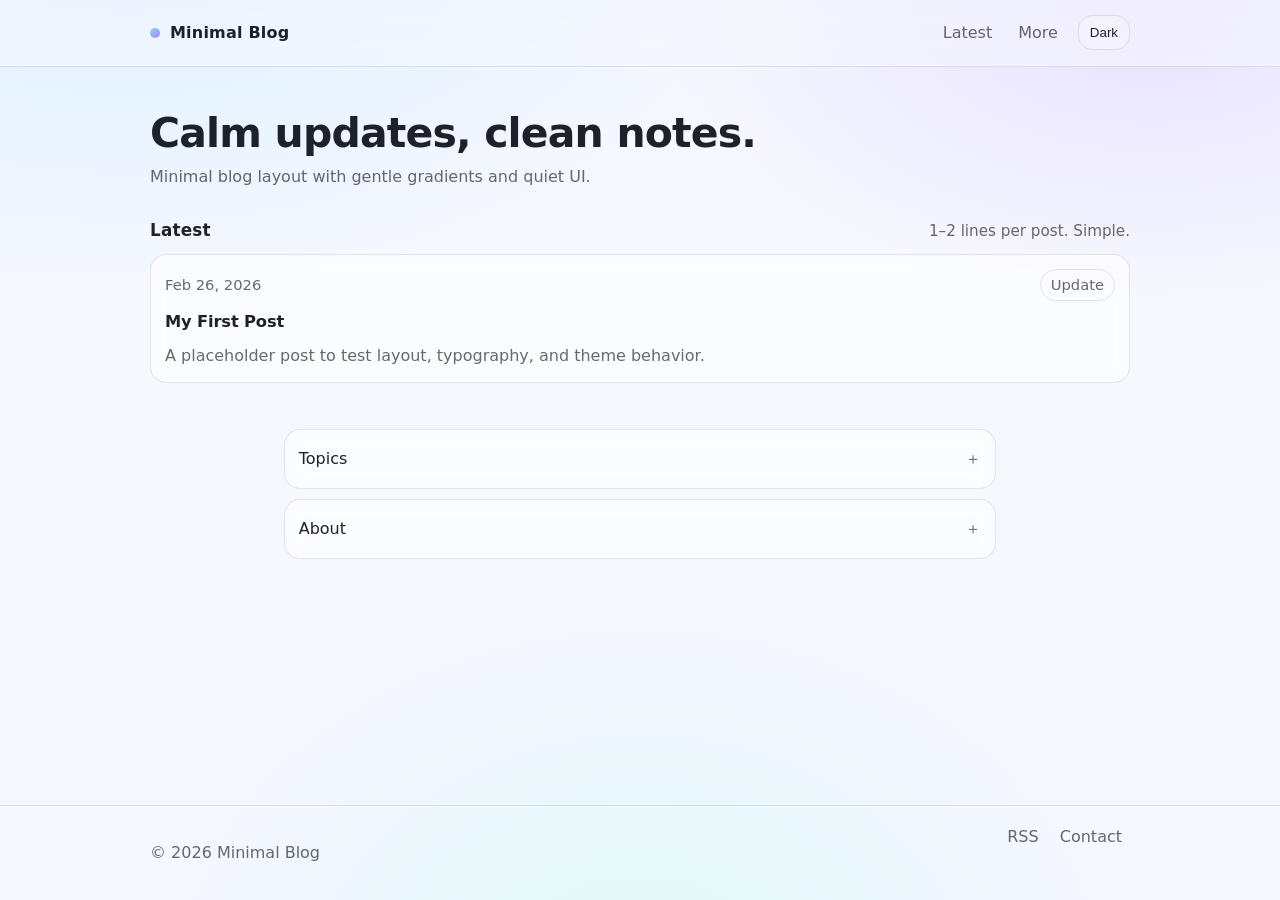
<file: index.html>
<!doctype html>
<html lang="en">
<head>
  <meta charset="UTF-8" />
  <meta name="viewport" content="width=device-width,initial-scale=1" />
  <meta name="description" content="A minimal blog-style website." />
  <title>My Minimal Blog</title>
  <link rel="stylesheet" href="style.css" />
</head>

<body>
  <a class="skip-link" href="#main">Skip to content</a>

  <header class="site-header">
    <div class="container header-inner">
      <a class="brand-link" href="index.html" aria-label="Home">
        <span class="brand-mark" aria-hidden="true"></span>
        <span class="brand-name">Minimal Blog</span>
      </a>

      <!-- Minimal nav: visible on desktop, collapses on mobile -->
      <nav class="site-nav" aria-label="Primary">
        <a href="#latest">Latest</a>
        <a href="#more">More</a>
      </nav>

      <div class="header-actions">
        <button id="themeToggle" class="btn btn-ghost" type="button" aria-pressed="false">
          Theme
        </button>
      </div>
    </div>
  </header>

  <main id="main" class="site-main">
    <section class="hero">
      <div class="container hero-inner minimal">
        <h1 class="hero-title">Calm updates, clean notes.</h1>
        <p class="hero-subtitle">Minimal blog layout with gentle gradients and quiet UI.</p>
      </div>
    </section>

    <section id="latest" class="section">
      <div class="container section-head minimal">
        <h2 class="section-title">Latest</h2>
        <p class="section-subtitle">1–2 lines per post. Simple.</p>
      </div>

      <div class="container">
        <div class="post-grid minimal">
          <article class="card minimal">
            <a class="card-link" href="posts/first-post.html">
              <div class="card-meta">
                <time datetime="2026-02-26">Feb 26, 2026</time>
                <span class="tag">Update</span>
              </div>
              <h3 class="card-title">My First Post</h3>
              <p class="card-excerpt">
                A placeholder post to test layout, typography, and theme behavior.
              </p>
            </a>
          </article>
        </div>
      </div>
    </section>

    <!-- Collapsible "More" area: minimal clutter by default -->
    <section id="more" class="section">
      <div class="container narrow">
        <details class="fold">
          <summary>Topics</summary>
          <div class="fold-body">
            <div class="topic-grid minimal">
              <a class="chip minimal" href="#">Plants</a>
              <a class="chip minimal" href="#">Aquarium</a>
              <a class="chip minimal" href="#">Care</a>
              <a class="chip minimal" href="#">Projects</a>
              <a class="chip minimal" href="#">Learning</a>
            </div>
          </div>
        </details>

        <details class="fold">
          <summary>About</summary>
          <div class="fold-body">
            <p class="muted">
              A minimal boilerplate: one homepage + simple post pages in a <code>posts</code> folder.
            </p>
          </div>
        </details>
      </div>
    </section>
  </main>

  <footer class="site-footer">
    <div class="container footer-inner minimal">
      <p>© <span id="year"></span> Minimal Blog</p>
      <div class="footer-links">
        <a href="#">RSS</a>
        <a href="#">Contact</a>
      </div>
    </div>
  </footer>

  <script src="script.js"></script>
  <script src="darkmode.js"></script>
</body>
</html>
</file>
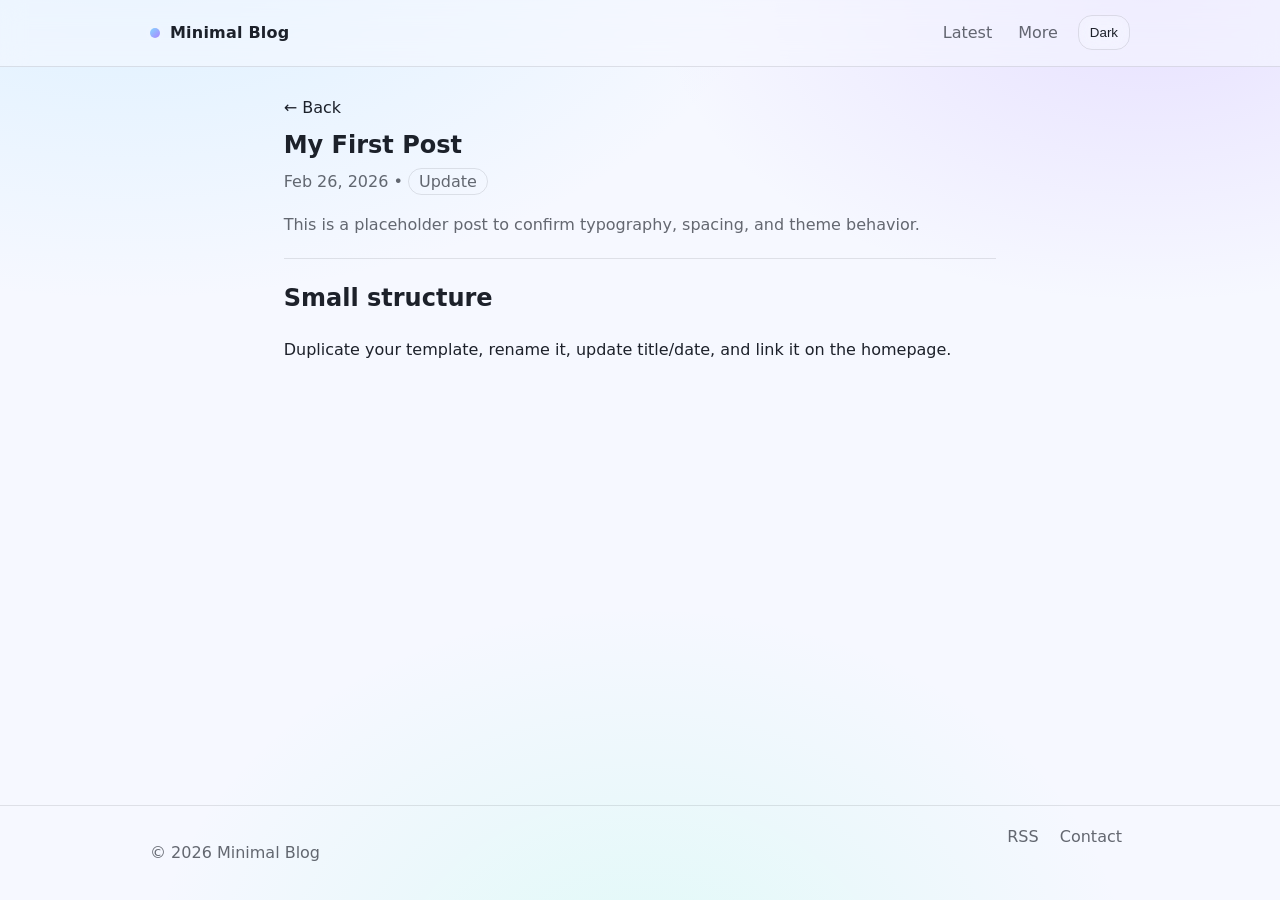
<file: posts/first-post.html>
<!doctype html>
<html lang="en">
<head>
  <meta charset="UTF-8" />
  <meta name="viewport" content="width=device-width,initial-scale=1" />
  <meta name="description" content="A placeholder post." />
  <title>My First Post • Minimal Blog</title>
  <link rel="stylesheet" href="../style.css" />
</head>

<body>
  <a class="skip-link" href="#main">Skip to content</a>

  <header class="site-header">
    <div class="container header-inner">
      <a class="brand-link" href="../index.html" aria-label="Home">
        <span class="brand-mark" aria-hidden="true"></span>
        <span class="brand-name">Minimal Blog</span>
      </a>

      <nav class="site-nav" aria-label="Primary">
        <a href="../index.html#latest">Latest</a>
        <a href="../index.html#more">More</a>
      </nav>

      <div class="header-actions">
        <button id="themeToggle" class="btn btn-ghost" type="button" aria-pressed="false">
          Theme
        </button>
      </div>
    </div>
  </header>

  <main id="main" class="site-main">
    <article class="container narrow" style="padding: 28px 0 42px;">
      <p style="margin: 0 0 12px;">
        <a class="muted-link" href="../index.html#latest">← Back</a>
      </p>

      <h1 style="margin: 0 0 10px; line-height: 1.1;">My First Post</h1>

      <p style="margin: 0 0 18px; color: var(--muted);">
        <time datetime="2026-02-26">Feb 26, 2026</time> • <span class="tag">Update</span>
      </p>

      <p style="margin: 0 0 14px; color: var(--muted);">
        This is a placeholder post to confirm typography, spacing, and theme behavior.
      </p>

      <hr style="border: none; border-top: 1px solid var(--border); margin: 20px 0;" />

      <h2>Small structure</h2>
      <p>
        Duplicate your template, rename it, update title/date, and link it on the homepage.
      </p>
    </article>
  </main>

  <footer class="site-footer">
    <div class="container footer-inner minimal">
      <p>© <span id="year"></span> Minimal Blog</p>
      <div class="footer-links">
        <a href="#">RSS</a>
        <a href="#">Contact</a>
      </div>
    </div>
  </footer>

  <script src="../script.js"></script>
  <script src="../darkmode.js"></script>
</body>
</html>
</file>
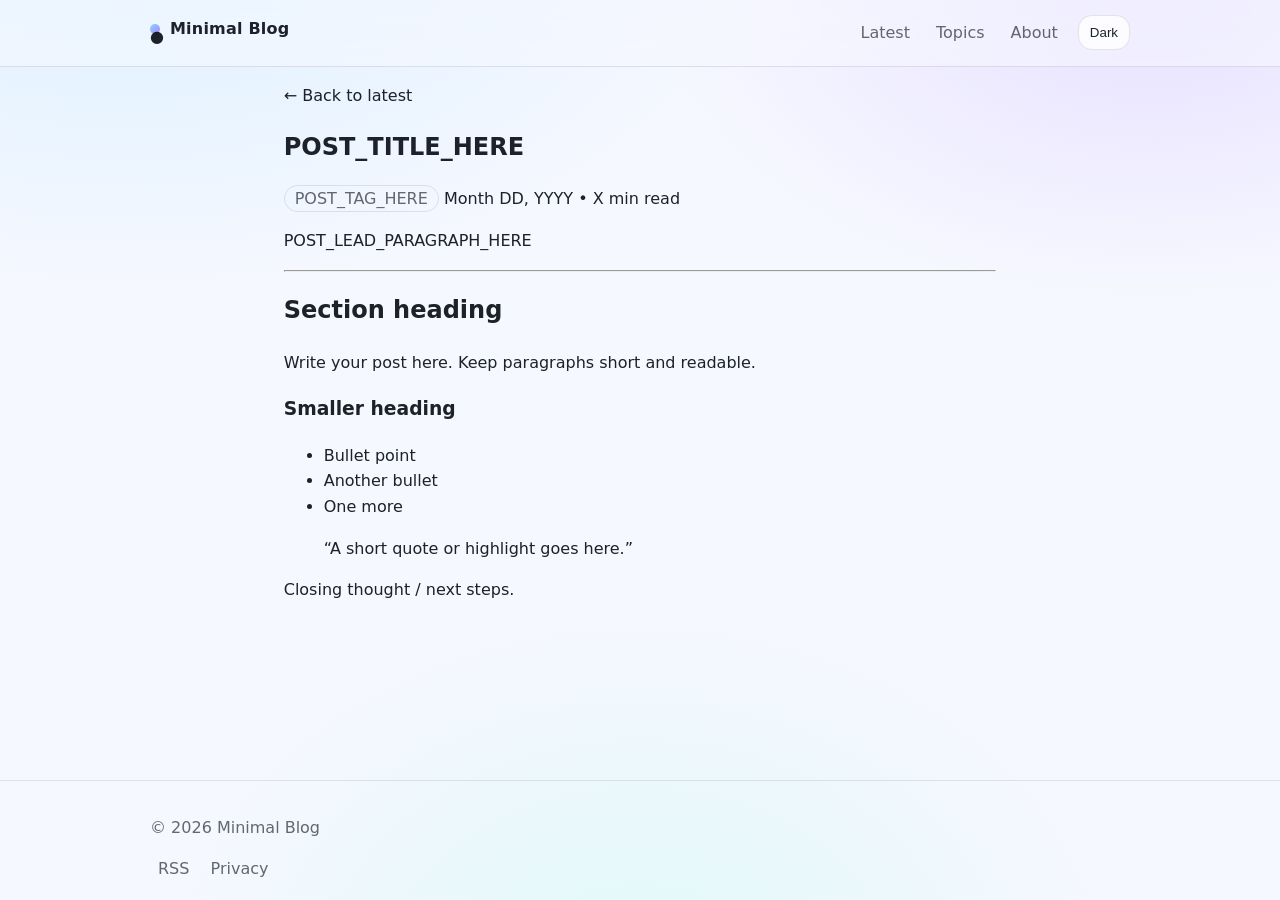
<file: posts/post-template.html>
<!doctype html>
<html lang="en">
<head>
  <meta charset="UTF-8" />
  <meta name="viewport" content="width=device-width,initial-scale=1" />
  <meta name="description" content="POST_DESCRIPTION_HERE" />
  <title>POST_TITLE_HERE • Minimal Blog</title>

  <!-- IMPORTANT: template is inside /posts so we go up one level -->
  <link rel="stylesheet" href="../style.css" />
</head>

<body>
  <a class="skip-link" href="#main">Skip to content</a>

  <header class="site-header">
    <div class="container header-inner">
      <div class="brand">
        <a class="brand-link" href="../index.html" aria-label="Home">
          <span class="brand-mark">●</span>
          <span class="brand-name">Minimal Blog</span>
        </a>
      </div>

      <nav class="site-nav" aria-label="Primary">
        <a href="../index.html#latest">Latest</a>
        <a href="../index.html#topics">Topics</a>
        <a href="../index.html#about">About</a>
      </nav>

      <div class="header-actions">
        <button id="themeToggle" class="btn" type="button" aria-pressed="false">
          Toggle Theme
        </button>
      </div>
    </div>
  </header>

  <main id="main" class="site-main">
    <article class="post">
      <div class="container narrow post-inner">
        <p class="post-kicker">
          <a class="muted-link" href="../index.html#latest">← Back to latest</a>
        </p>

        <h1 class="post-title">POST_TITLE_HERE</h1>

        <div class="post-meta">
          <span class="tag">POST_TAG_HERE</span>
          <time datetime="YYYY-MM-DD">Month DD, YYYY</time>
          <span class="dot">•</span>
          <span class="muted">X min read</span>
        </div>

        <p class="post-lead">
          POST_LEAD_PARAGRAPH_HERE
        </p>

        <hr class="post-rule" />

        <!-- ====== POST CONTENT START ====== -->
        <h2>Section heading</h2>
        <p>
          Write your post here. Keep paragraphs short and readable.
        </p>

        <h3>Smaller heading</h3>
        <ul>
          <li>Bullet point</li>
          <li>Another bullet</li>
          <li>One more</li>
        </ul>

        <blockquote>
          “A short quote or highlight goes here.”
        </blockquote>

        <p>
          Closing thought / next steps.
        </p>
        <!-- ====== POST CONTENT END ====== -->

      </div>
    </article>
  </main>

  <footer class="site-footer">
    <div class="container footer-inner">
      <p>© <span id="year"></span> Minimal Blog</p>
      <div class="footer-links">
        <a href="#">RSS</a>
        <a href="#">Privacy</a>
      </div>
    </div>
  </footer>

  <script src="../script.js"></script>
  <script src="../darkmode.js"></script>
</body>
</html>
</file>
<file: style.css>
/* ====== Reset ====== */
*,
*::before,
*::after { box-sizing: border-box; }

html, body { height: 100%; }

body {
  margin: 0;
  font-family: ui-sans-serif, system-ui, -apple-system, Segoe UI, Roboto, Arial, sans-serif;
  line-height: 1.6;
  background: var(--bg);
  color: var(--text);
  -webkit-font-smoothing: antialiased;
  text-rendering: optimizeLegibility;

  /* ✅ Sticky footer layout */
  min-height: 100vh;
  display: flex;
  flex-direction: column;
}

a { color: inherit; text-decoration: none; }
a:hover { text-decoration: none; }

:focus-visible {
  outline: 2px solid var(--ring);
  outline-offset: 4px;
}

/* ====== Theme Tokens ====== */
:root {
  --bg:
    radial-gradient(900px 520px at 12% -10%, rgba(120, 210, 255, 0.18), transparent 60%),
    radial-gradient(900px 540px at 92% 0%, rgba(165, 120, 255, 0.14), transparent 55%),
    radial-gradient(900px 640px at 50% 110%, rgba(90, 255, 200, 0.10), transparent 55%),
    #070A10;

  --text: rgba(243, 246, 255, 0.96);
  --muted: rgba(243, 246, 255, 0.70);

  --surface: rgba(255, 255, 255, 0.06);
  --surface-2: rgba(255, 255, 255, 0.09);

  --border: rgba(255,255,255,0.10);

  --accent-1: rgba(120, 210, 255, 0.90);
  --accent-2: rgba(165, 120, 255, 0.90);
  --ring: rgba(120, 210, 255, 0.72);

  --radius: 16px;

  --container: 980px;
  --gutter: 18px;

  --ease: cubic-bezier(.2,.8,.2,1);
  --t: 160ms var(--ease);
}

body.light {
  --bg:
    radial-gradient(1100px 650px at 10% -10%, rgba(120, 210, 255, 0.22), transparent 60%),
    radial-gradient(900px 550px at 90% 0%, rgba(165, 120, 255, 0.18), transparent 55%),
    radial-gradient(900px 700px at 50% 110%, rgba(90, 255, 200, 0.14), transparent 55%),
    #F6F8FF;

  --text: rgba(10, 14, 24, 0.92);
  --muted: rgba(10, 14, 24, 0.62);

  --surface: rgba(255, 255, 255, 0.72);
  --surface-2: rgba(255, 255, 255, 0.88);

  --border: rgba(10, 14, 24, 0.10);
  --ring: rgba(165, 120, 255, 0.60);
}

/* ====== Layout ====== */
.container {
  width: min(var(--container), 100% - (var(--gutter) * 2));
  margin-inline: auto;
}

.narrow { width: min(70ch, 100%); }

/* ✅ This is the main part of sticky footer */
.site-main {
  flex: 1;
  padding-bottom: 18px;
}

.skip-link {
  position: absolute;
  left: -999px;
  top: 12px;
  background: var(--surface-2);
  color: var(--text);
  padding: 10px 12px;
  border: 1px solid var(--border);
  border-radius: 12px;
  z-index: 999;
  backdrop-filter: blur(10px);
}
.skip-link:focus { left: 12px; }

/* ====== Header ====== */
.site-header {
  position: sticky;
  top: 0;
  z-index: 10;
  background: rgba(10, 12, 18, 0.38);
  border-bottom: 1px solid var(--border);
  backdrop-filter: blur(12px);
}
body.light .site-header { background: rgba(246, 248, 255, 0.55); }

.header-inner {
  display: grid;
  grid-template-columns: 1fr auto auto;
  align-items: center;
  gap: 10px;
  padding: 12px 0;
}

.brand-link {
  display: inline-flex;
  align-items: center;
  gap: 10px;
  font-weight: 650;
  letter-spacing: 0.2px;
}

.brand-mark {
  width: 10px;
  height: 10px;
  border-radius: 999px;
  background: linear-gradient(135deg, var(--accent-1), var(--accent-2));
  box-shadow: 0 0 0 4px rgba(255,255,255,0.05);
}

.site-nav {
  display: flex;
  gap: 6px;
  color: var(--muted);
}
.site-nav a {
  padding: 8px 10px;
  border-radius: 12px;
  transition: background var(--t), color var(--t);
}
.site-nav a:hover {
  background: var(--surface);
  color: var(--text);
}

/* ====== Buttons (minimal) ====== */
.btn {
  border: 1px solid var(--border);
  background: var(--surface);
  color: var(--text);
  padding: 9px 11px;
  border-radius: 14px;
  cursor: pointer;
  transition: transform var(--t), background var(--t), border-color var(--t);
  backdrop-filter: blur(10px);
}
.btn:hover {
  background: var(--surface-2);
  border-color: color-mix(in srgb, var(--border), var(--accent-1) 18%);
  transform: translateY(-1px);
}
.btn:active { transform: translateY(0px); }

.btn-ghost {
  background: transparent;
}
.btn-ghost:hover {
  background: var(--surface);
}

/* ====== Hero (minimal) ====== */
.hero { padding: 44px 0 10px; }

.hero-inner.minimal {
  display: grid;
  gap: 8px;
}

.hero-title {
  margin: 0;
  font-size: clamp(1.9rem, 3.2vw, 2.6rem);
  line-height: 1.1;
  letter-spacing: -0.02em;
}

.hero-subtitle {
  margin: 0;
  color: var(--muted);
  max-width: 60ch;
}

/* ====== Sections ====== */
.section { padding: 18px 0; }

.section-head.minimal {
  display: flex;
  align-items: baseline;
  justify-content: space-between;
  gap: 12px;
  margin-bottom: 10px;
}

.section-title {
  margin: 0;
  font-size: 1.05rem;
  letter-spacing: 0.2px;
}

.section-subtitle {
  margin: 0;
  color: var(--muted);
  font-size: 0.95rem;
}

/* ====== Post Grid (minimal cards) ====== */
.post-grid.minimal {
  display: grid;
  gap: 10px;
  grid-template-columns: repeat(auto-fit, minmax(260px, 1fr));
}

.card.minimal {
  border: 1px solid var(--border);
  border-radius: var(--radius);
  background: rgba(255,255,255,0.04);
  backdrop-filter: blur(10px);
  transition: transform var(--t), background var(--t), border-color var(--t);
}

body.light .card.minimal {
  background: rgba(255,255,255,0.60);
}

.card.minimal:hover {
  background: rgba(255,255,255,0.07);
  border-color: color-mix(in srgb, var(--border), var(--accent-2) 14%);
  transform: translateY(-2px);
}

.card-link {
  display: grid;
  gap: 8px;
  padding: 14px;
}

.card-meta {
  display: flex;
  justify-content: space-between;
  align-items: center;
  gap: 10px;
  color: var(--muted);
  font-size: 0.92rem;
}

.tag {
  padding: 3px 10px;
  border-radius: 999px;
  border: 1px solid var(--border);
  background: transparent;
  color: var(--muted);
}

.card-title {
  margin: 0;
  font-size: 1.02rem;
  letter-spacing: -0.01em;
}

.card-excerpt {
  margin: 0;
  color: var(--muted);
  display: -webkit-box;
  -webkit-line-clamp: 2;
  -webkit-box-orient: vertical;
  overflow: hidden;
}

/* ====== Collapsible "folds" ====== */
.fold {
  border: 1px solid var(--border);
  border-radius: var(--radius);
  background: rgba(255,255,255,0.04);
  backdrop-filter: blur(10px);
  padding: 10px 12px;
  margin: 10px 0;
}

body.light .fold { background: rgba(255,255,255,0.60); }

.fold summary {
  cursor: pointer;
  list-style: none;
  color: var(--text);
  display: flex;
  align-items: center;
  justify-content: space-between;
  gap: 12px;
  padding: 6px 2px;
}

.fold summary::-webkit-details-marker { display: none; }

.fold summary::after {
  content: "＋";
  color: var(--muted);
  transition: transform var(--t);
}

.fold[open] summary::after {
  content: "－";
}

.fold-body {
  padding: 8px 2px 2px;
  color: var(--muted);
}

/* Topics */
.topic-grid.minimal {
  display: grid;
  gap: 8px;
  grid-template-columns: repeat(auto-fit, minmax(140px, 1fr));
}

.chip.minimal {
  border: 1px solid var(--border);
  border-radius: 999px;
  padding: 9px 12px;
  text-align: center;
  color: var(--muted);
  background: transparent;
  transition: transform var(--t), background var(--t), color var(--t), border-color var(--t);
}

.chip.minimal:hover {
  background: rgba(255,255,255,0.06);
  color: var(--text);
  border-color: color-mix(in srgb, var(--border), var(--accent-1) 14%);
  transform: translateY(-1px);
}

/* ====== Footer ====== */
.site-footer {
  margin-top: auto; /* ✅ ensures footer stays at bottom */
  border-top: 1px solid var(--border);
  padding: 18px 0;
  color: var(--muted);
}

.footer-inner.minimal {
  display: flex;
  justify-content: space-between;
  gap: 12px;
  flex-wrap: wrap;
}

.footer-links a {
  color: var(--muted);
  padding: 6px 8px;
  border-radius: 10px;
  transition: background var(--t), color var(--t);
}
.footer-links a:hover {
  background: var(--surface);
  color: var(--text);
}

/* ====== Small screens ====== */
@media (max-width: 860px) {
  .header-inner {
    grid-template-columns: 1fr auto;
    grid-template-rows: auto auto;
  }
  .site-nav {
    grid-column: 1 / -1;
    flex-wrap: wrap;
  }
}
</file>
